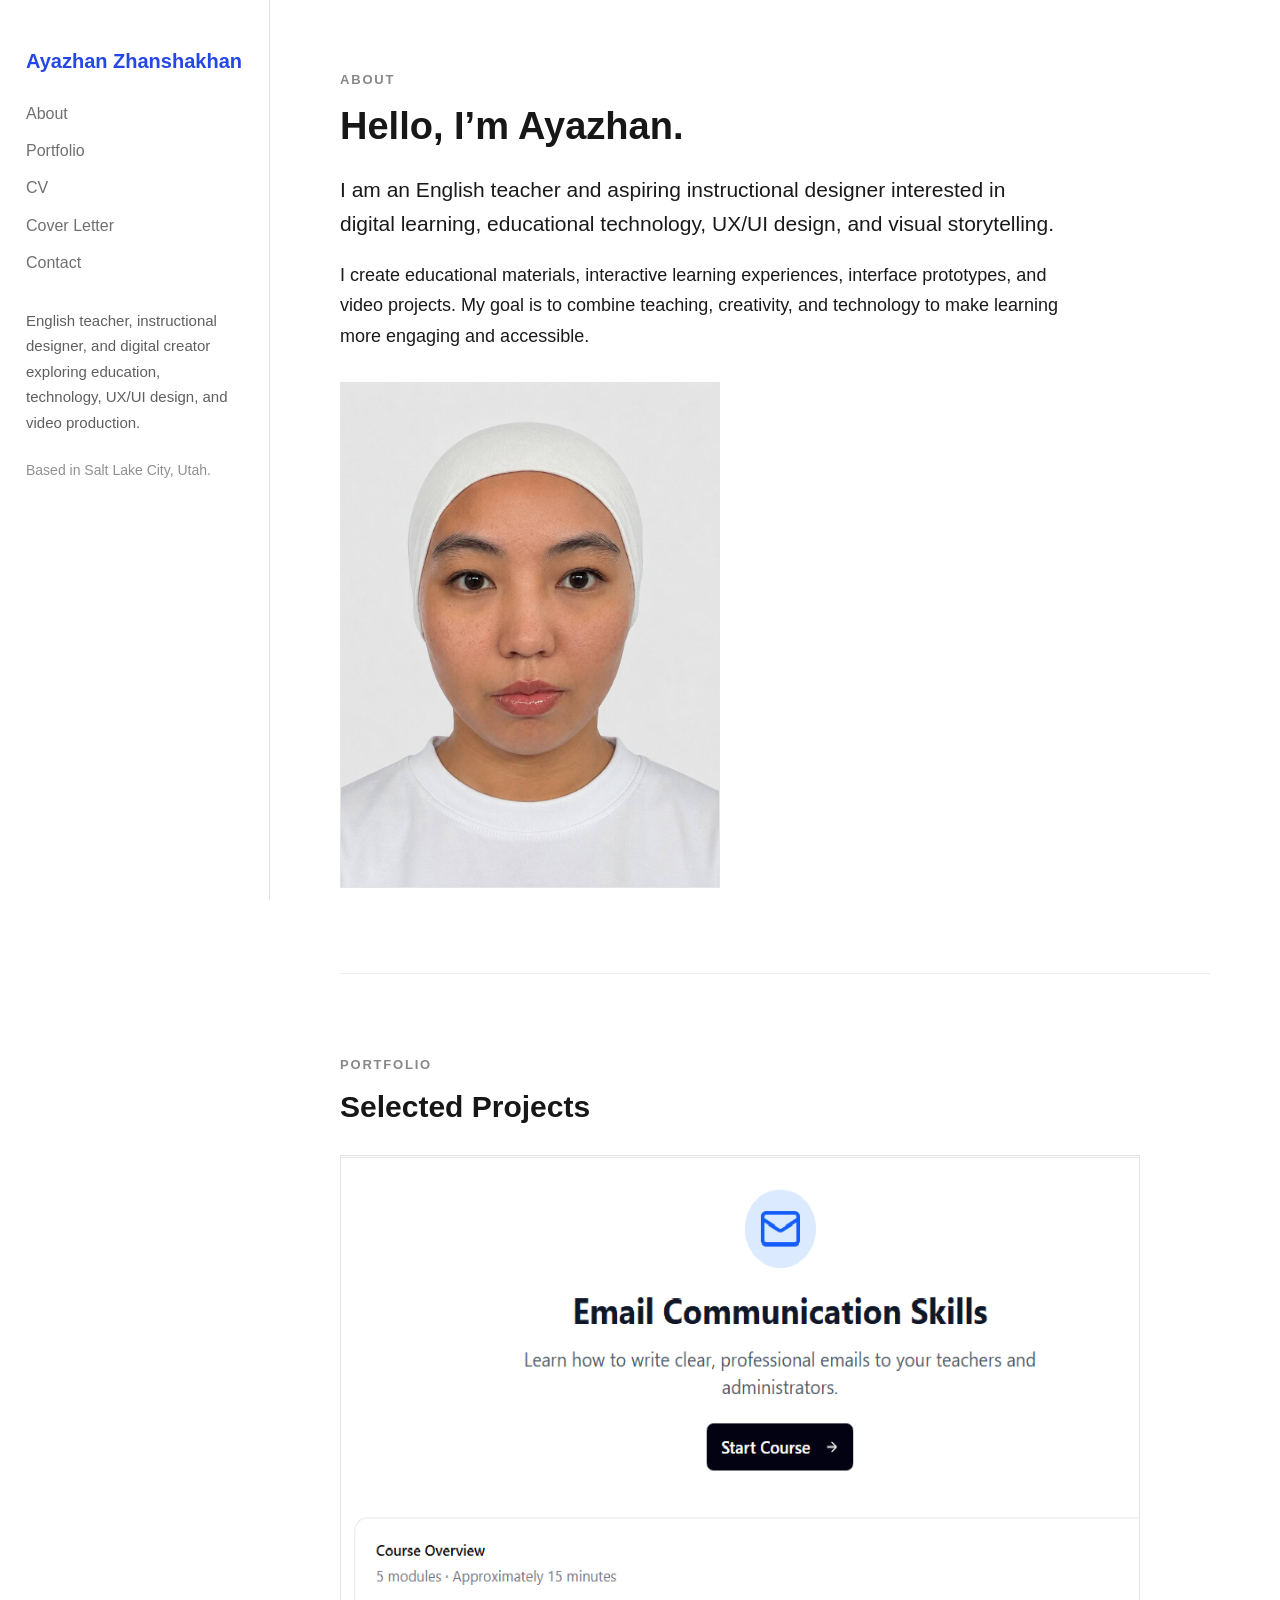
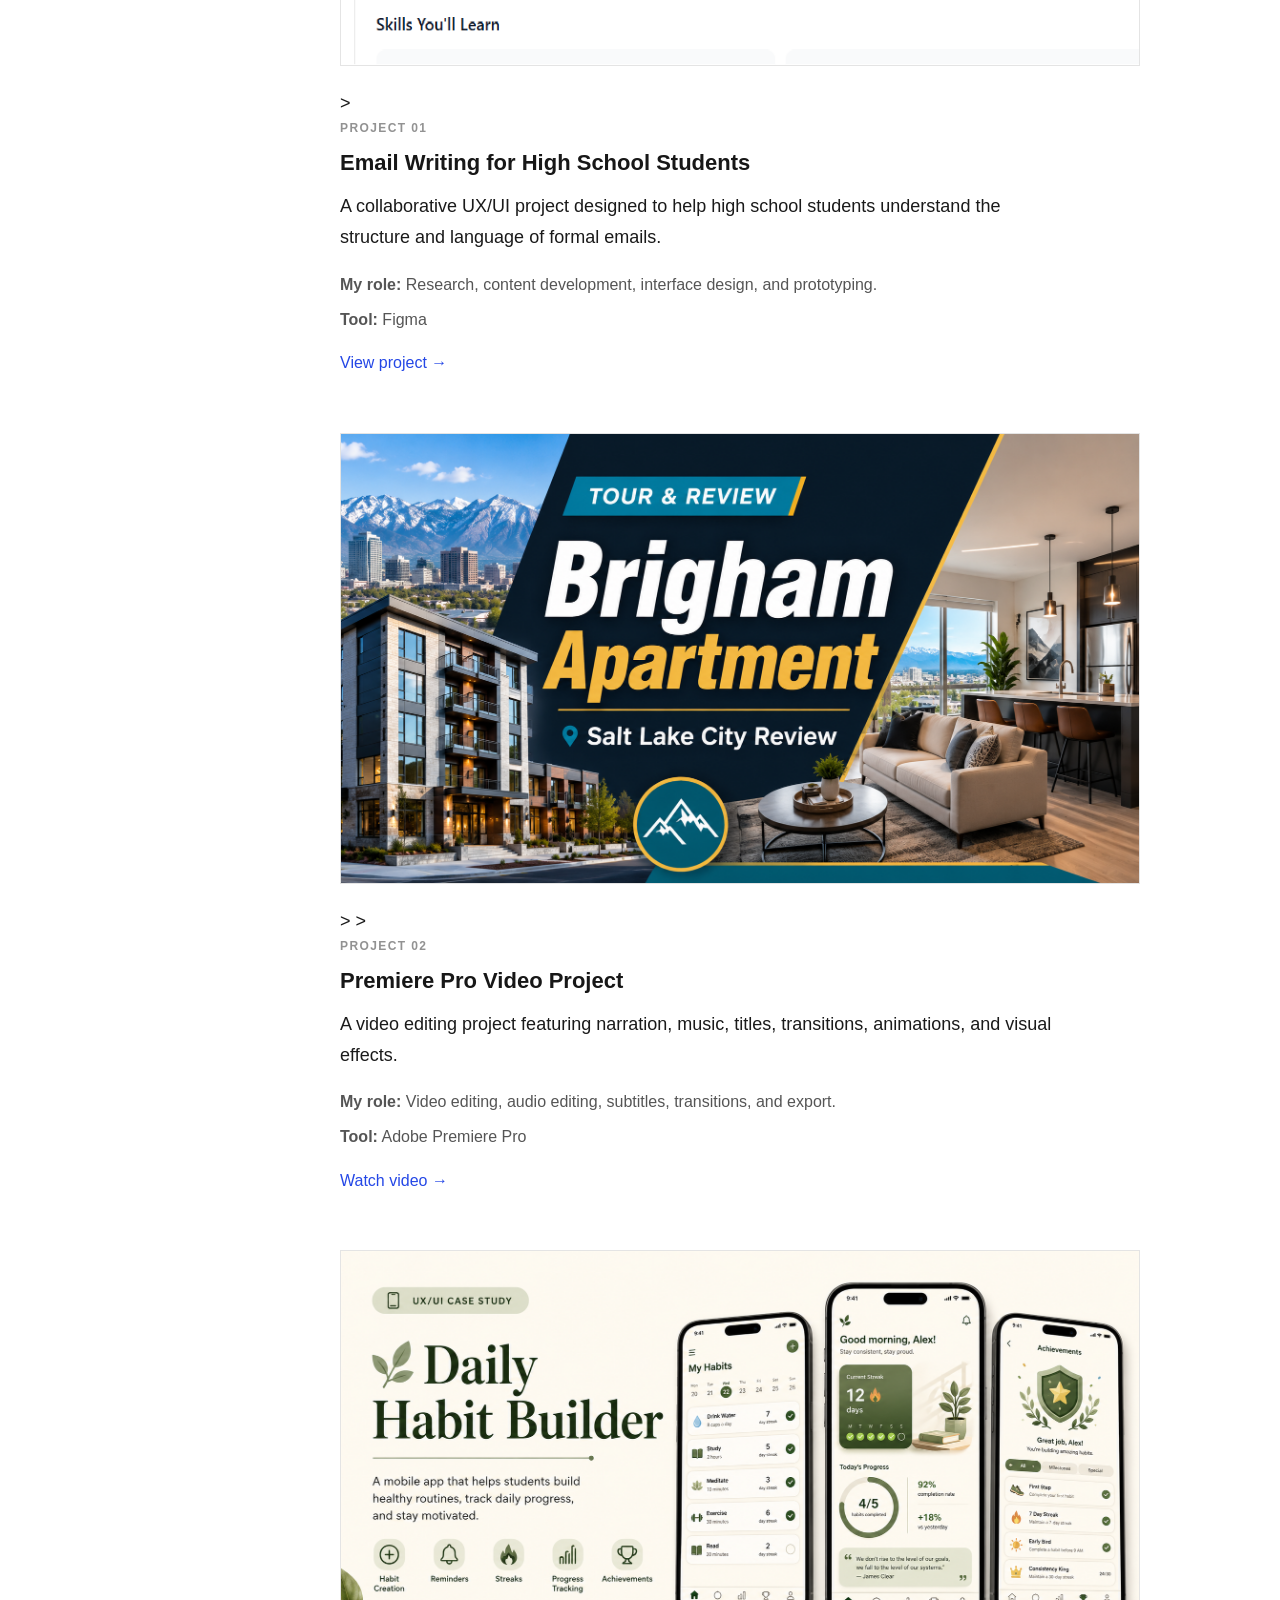
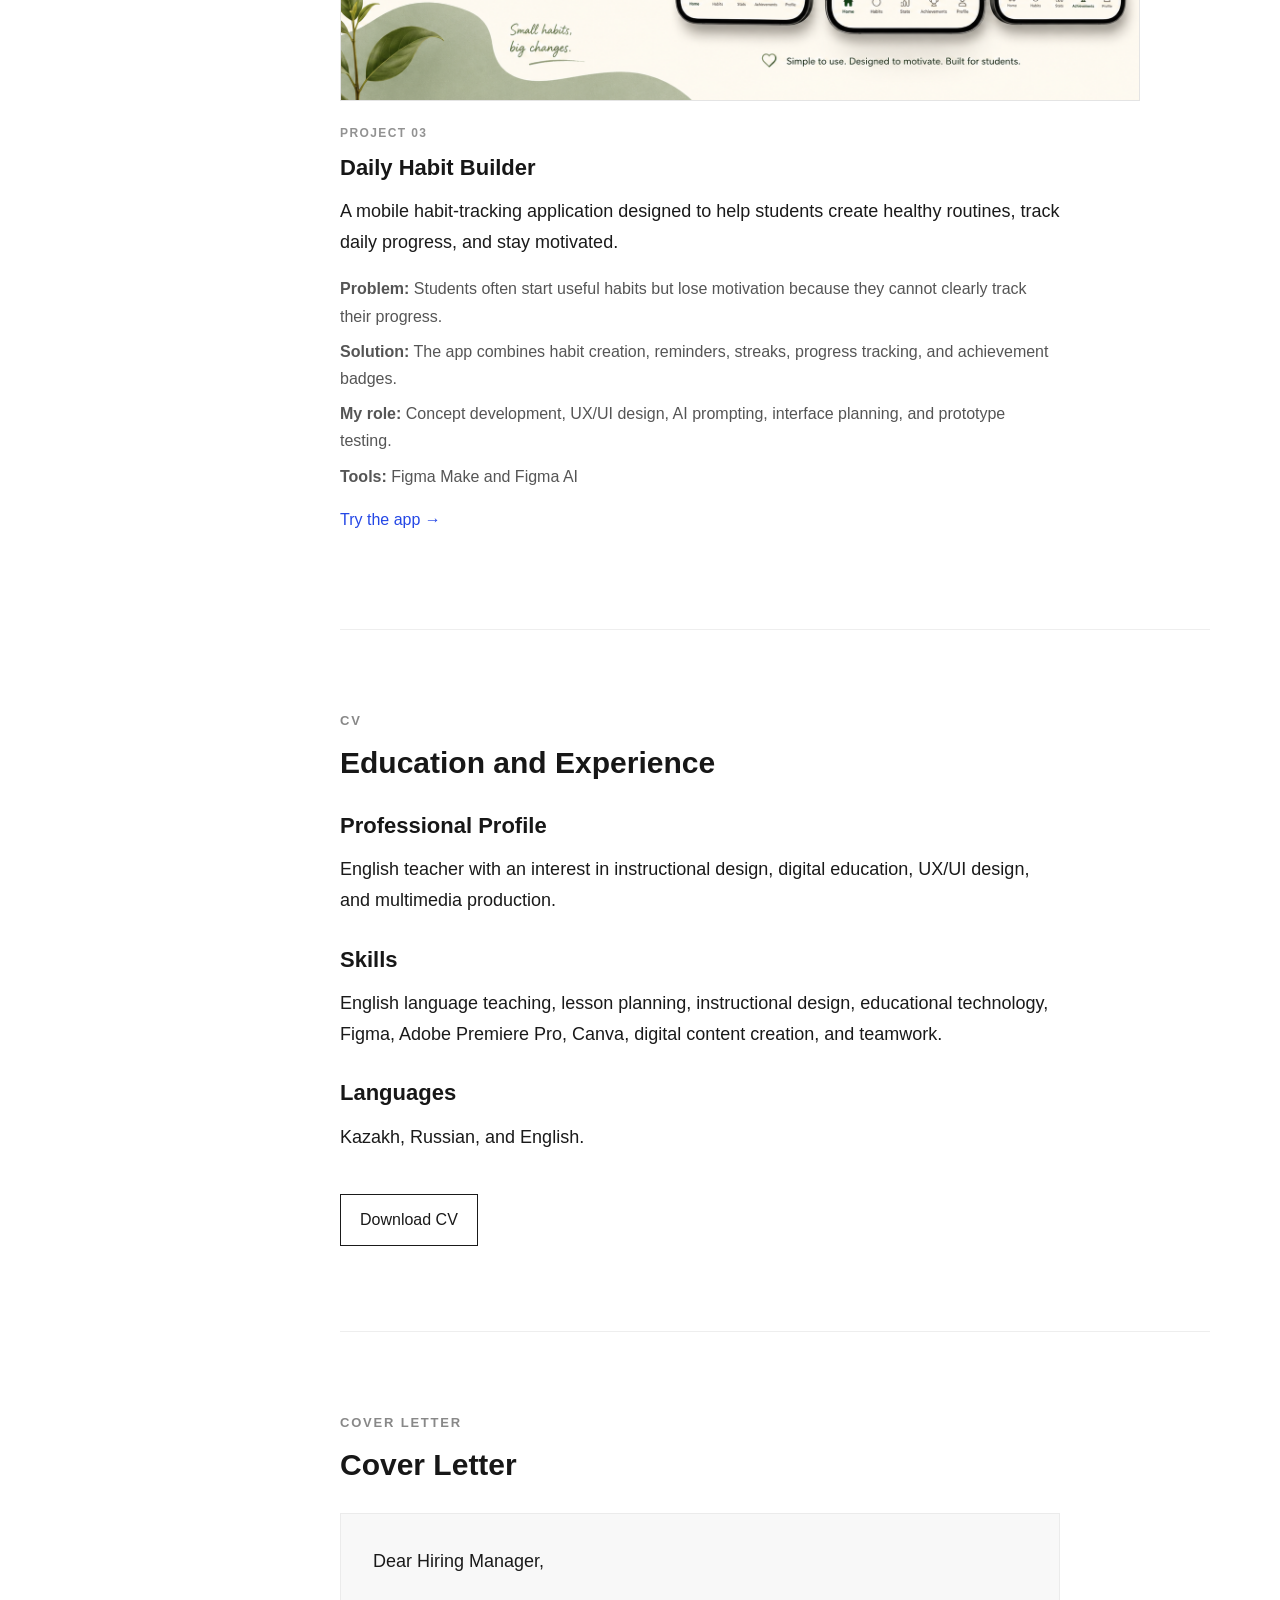
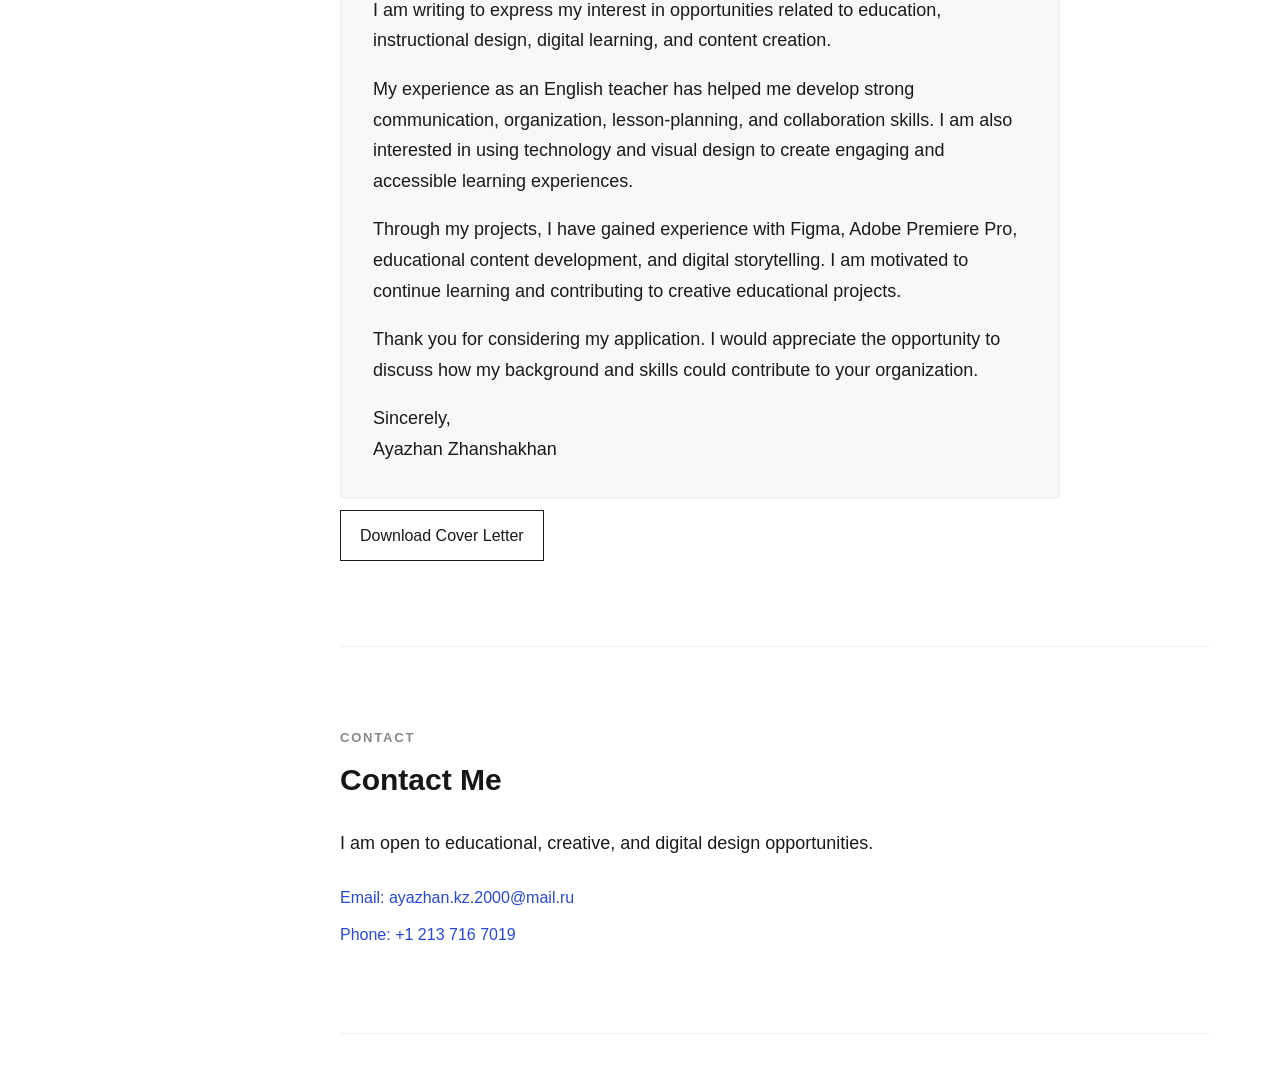
<file: index.html>
<!DOCTYPE html>
<html lang="en">
<head>
  <meta charset="UTF-8">
  <meta name="viewport" content="width=device-width, initial-scale=1.0">

  <title>Ayazhan Zhanshakhan | Portfolio</title>

  <link rel="stylesheet" href="style.css">
</head>

<body>

  <div class="layout">

    <aside class="sidebar">

      <a class="name" href="#about">Ayazhan Zhanshakhan</a>

      <nav>
        <a href="#about">About</a>
        <a href="#projects">Portfolio</a>
        <a href="#cv">CV</a>
        <a href="#cover-letter">Cover Letter</a>
        <a href="#contact">Contact</a>
      </nav>

      <p class="intro">
        English teacher, instructional designer, and digital creator
        exploring education, technology, UX/UI design, and video production.
      </p>

      <p class="small-text">
        Based in Salt Lake City, Utah.
      </p>

    </aside>

    <main class="content">

      <section id="about" class="section hero">

        <p class="section-label">ABOUT</p>

        <h1>Hello, I’m Ayazhan.</h1>

        <p class="hero-text">
          I am an English teacher and aspiring instructional designer
          interested in digital learning, educational technology,
          UX/UI design, and visual storytelling.
        </p>

        <p>
          I create educational materials, interactive learning experiences,
          interface prototypes, and video projects. My goal is to combine
          teaching, creativity, and technology to make learning more engaging
          and accessible.
        </p>

      <img class="profile-photo" src="profile.jpg" alt="Ayazhan Zhanshakhan">

      </section>

      <section id="projects" class="section">

        <p class="section-label">PORTFOLIO</p>

        <h2>Selected Projects</h2>

        <div class="projects-grid">

          <article class="project-card">

      <img
  class="project-cover"
  src="./figma-project.png"
  alt="Figma project cover"
>
>

            <p class="project-number">PROJECT 01</p>

            <h3>Email Writing for High School Students</h3>

            <p>
              A collaborative UX/UI project designed to help high school
              students understand the structure and language of formal emails.
            </p>

            <p class="project-details">
              <strong>My role:</strong> Research, content development,
              interface design, and prototyping.
            </p>

            <p class="project-details">
              <strong>Tool:</strong> Figma
            </p>

         <a
  class="text-link"
  href="https://www.figma.com/make/5C29DuEDQfNIb1tpEvOKYN/Interactive-Communication-Skills-Module?fullscreen=1&t=7P2dflG2J21apfpF-1&code-node-id=0-9"
  target="_blank"
  rel="noopener noreferrer"
>
  View project →
</a>

          </article>

          <article class="project-card">

         <img
  class="project-cover"
  src="./premiere-project.png"
  alt="Brigham Apartment video review cover"
>
>
>

            <p class="project-number">PROJECT 02</p>

            <h3>Premiere Pro Video Project</h3>

            <p>
              A video editing project featuring narration, music,
              titles, transitions, animations, and visual effects.
            </p>

            <p class="project-details">
              <strong>My role:</strong> Video editing, audio editing,
              subtitles, transitions, and export.
            </p>

            <p class="project-details">
              <strong>Tool:</strong> Adobe Premiere Pro
            </p>

            <a class="text-link" href="https://drive.google.com/file/d/1sIJ8aYVLWOvwFfkOxB7EPO0jtzEZ383_/view?usp=drivesdk" target="_blank">
              Watch video →
            </a>

          </article>

        <article class="project-card">

  <img
    class="project-cover"
    src="./daily-habit-builder.png"
    alt="Daily Habit Builder mobile app case study"
  >

  <p class="project-number">PROJECT 03</p>

  <h3>Daily Habit Builder</h3>

  <p>
    A mobile habit-tracking application designed to help students
    create healthy routines, track daily progress, and stay motivated.
  </p>

  <p class="project-details">
    <strong>Problem:</strong> Students often start useful habits
    but lose motivation because they cannot clearly track their progress.
  </p>

  <p class="project-details">
    <strong>Solution:</strong> The app combines habit creation,
    reminders, streaks, progress tracking, and achievement badges.
  </p>

  <p class="project-details">
    <strong>My role:</strong> Concept development, UX/UI design,
    AI prompting, interface planning, and prototype testing.
  </p>

  <p class="project-details">
    <strong>Tools:</strong> Figma Make and Figma AI
  </p>

  <a
    class="text-link"
    href="https://stark-heap-20073515.figma.site/"
    target="_blank"
    rel="noopener noreferrer"
  >
    Try the app →
  </a>

</article>
        </div>

      </section>

      <section id="cv" class="section">

        <p class="section-label">CV</p>

        <h2>Education and Experience</h2>

        <div class="cv-block">

          <h3>Professional Profile</h3>

          <p>
            English teacher with an interest in instructional design,
            digital education, UX/UI design, and multimedia production.
          </p>

        </div>

        <div class="cv-block">

          <h3>Skills</h3>

          <p>
            English language teaching, lesson planning, instructional design,
            educational technology, Figma, Adobe Premiere Pro,
            Canva, digital content creation, and teamwork.
          </p>

        </div>

        <div class="cv-block">

          <h3>Languages</h3>

          <p>
            Kazakh, Russian, and English.
          </p>

        </div>

       <a
  class="button"
  href="./Ayazhan-CV.pdf.pdf"
  target="_blank"
  rel="noopener noreferrer"
>
  Download CV
</a>

      </section>

      <section id="cover-letter" class="section">

        <p class="section-label">COVER LETTER</p>

        <h2>Cover Letter</h2>

        <div class="letter">

          <p>Dear Hiring Manager,</p>

          <p>
            I am writing to express my interest in opportunities related to
            education, instructional design, digital learning, and content
            creation.
          </p>

          <p>
            My experience as an English teacher has helped me develop strong
            communication, organization, lesson-planning, and collaboration
            skills. I am also interested in using technology and visual design
            to create engaging and accessible learning experiences.
          </p>

          <p>
            Through my projects, I have gained experience with Figma,
            Adobe Premiere Pro, educational content development,
            and digital storytelling. I am motivated to continue learning
            and contributing to creative educational projects.
          </p>

          <p>
            Thank you for considering my application. I would appreciate
            the opportunity to discuss how my background and skills could
            contribute to your organization.
          </p>

          <p>
            Sincerely,<br>
            Ayazhan Zhanshakhan
          </p>

        </div>

        <a
  class="button"
  href="./Ayazhan-Cover-Letter.pdf"
  target="_blank"
  rel="noopener noreferrer"
>
  Download Cover Letter
</a>

      </section>

     <section id="contact" class="section">

  <p class="section-label">CONTACT</p>

  <h2>Contact Me</h2>

  <p>
    I am open to educational, creative, and digital design opportunities.
  </p>

  <div class="contact-links">

    <a href="mailto:ayazhan.kz.2000@mail.ru">
      Email: ayazhan.kz.2000@mail.ru
    </a>

    <a href="tel:+12137167019">
      Phone: +1 213 716 7019
    </a>

  </div>

</section>
</file>
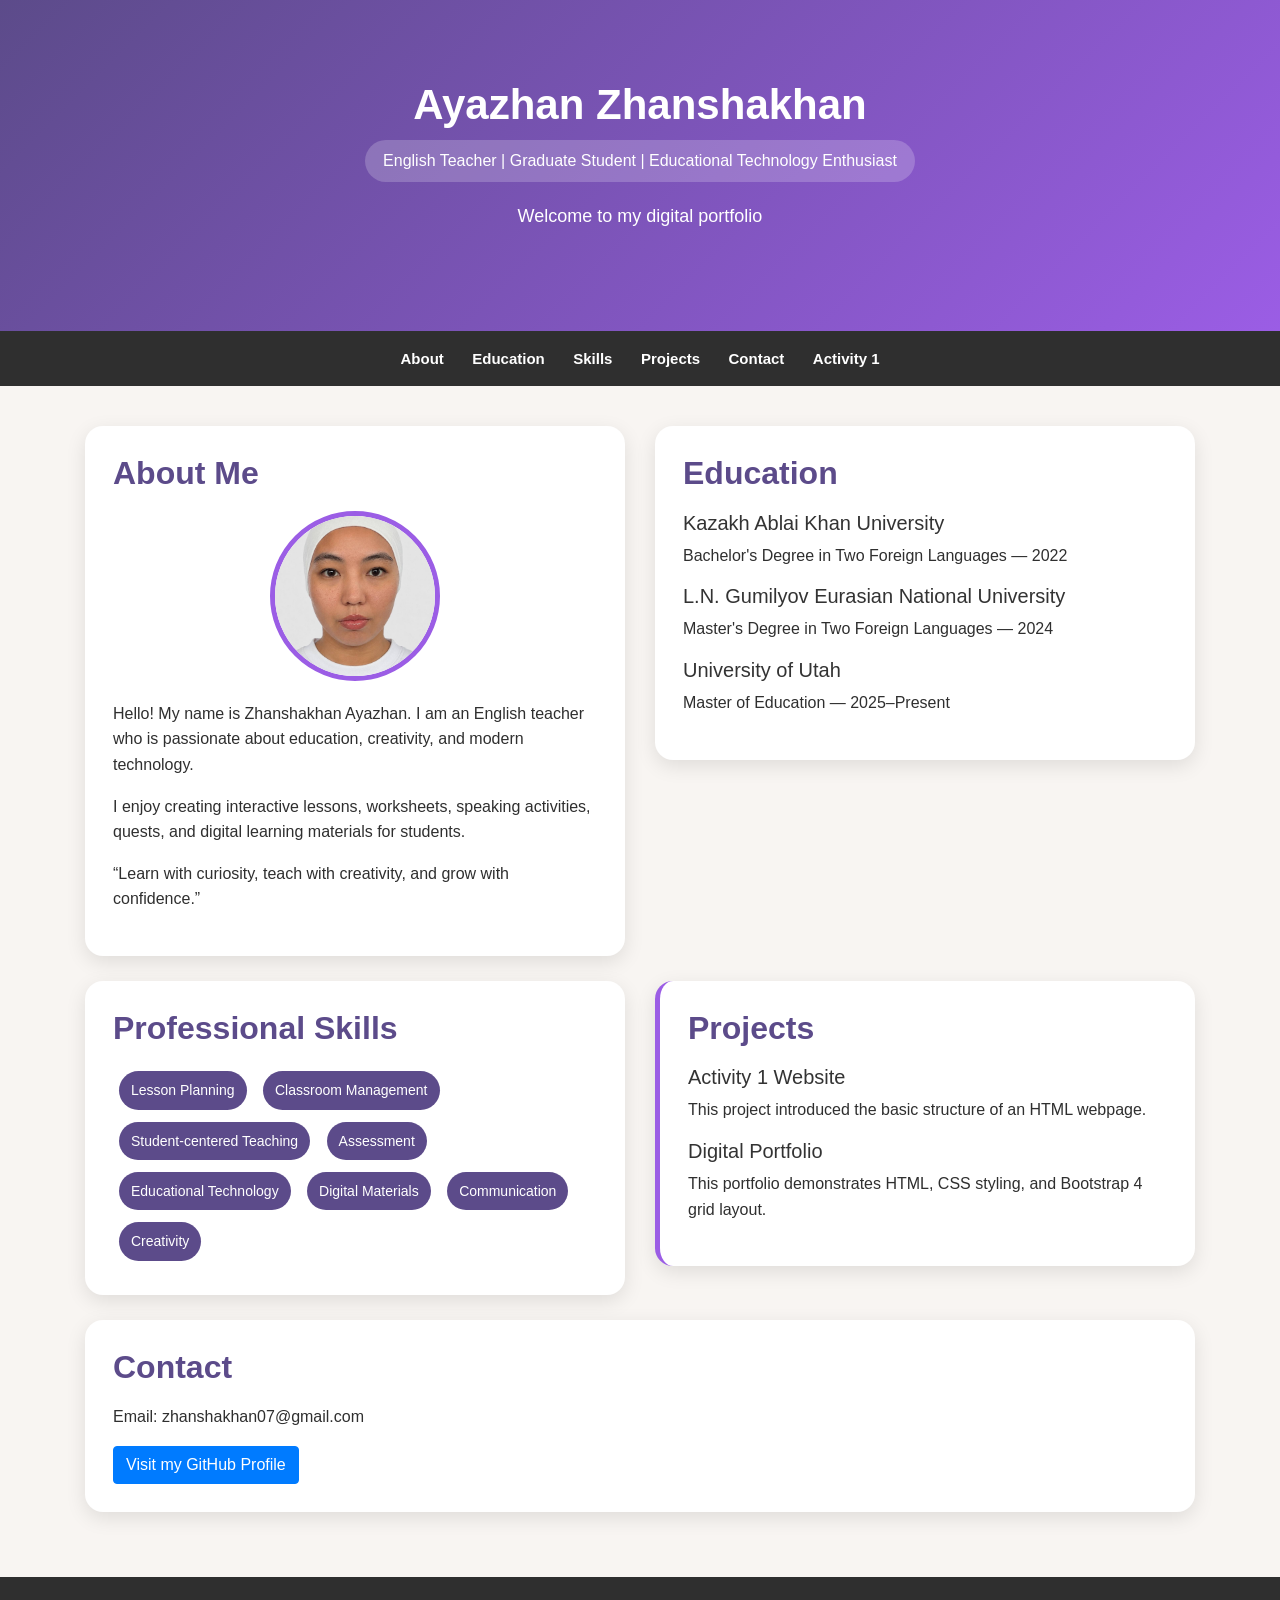
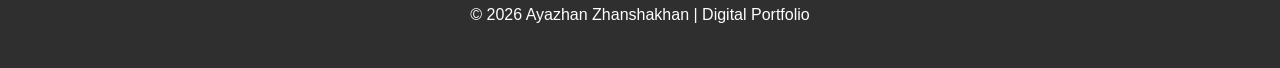
<file: portfolio.html>
<!DOCTYPE html>
<html lang="en">
<head>
  <meta charset="UTF-8">
  <meta name="viewport" content="width=device-width, initial-scale=1.0">
  <title>Ayazhan Zhanshakhan Portfolio</title>

  <link rel="stylesheet" href="https://stackpath.bootstrapcdn.com/bootstrap/4.5.2/css/bootstrap.min.css">

  <style>
    body {
      margin: 0;
      font-family: Arial, sans-serif;
      line-height: 1.6;
      color: #2f2f2f;
      background-color: #f8f5f2;
    }

    header {
      padding: 80px 20px;
      color: white;
      text-align: center;
      background: linear-gradient(135deg, #5c4b8a, #9b5de5);
    }

    header h1 {
      font-size: 42px;
      font-weight: bold;
      margin-bottom: 10px;
    }

    header p {
      font-size: 18px;
      margin-bottom: 20px;
    }

    nav {
      padding: 15px;
      text-align: center;
      background-color: #2f2f2f;
    }

    nav a {
      margin: 0 12px;
      color: white;
      text-decoration: none;
      font-size: 15px;
      font-weight: bold;
    }

    nav a:hover {
      color: #ffd166;
      text-decoration: none;
    }

    main {
      margin: 40px auto;
    }

    section {
      margin-bottom: 25px;
      padding: 28px;
      background-color: white;
      border-radius: 18px;
      box-shadow: 0 6px 20px rgba(0, 0, 0, 0.10);
      transition: transform 0.3s ease;
    }

    section:hover {
      transform: translateY(-5px);
    }

    h2 {
      color: #5c4b8a;
      font-weight: bold;
      margin-bottom: 18px;
    }

    h3 {
      font-size: 20px;
      color: #333333;
    }

    .profile-photo {
      display: block;
      width: 170px;
      height: 170px;
      margin: 0 auto 20px;
      object-fit: cover;
      border-radius: 50%;
      border: 5px solid #9b5de5;
    }

    .tagline {
      display: inline-block;
      padding: 8px 18px;
      background-color: rgba(255, 255, 255, 0.20);
      border-radius: 30px;
      font-size: 16px;
    }

    .skill-badge {
      display: inline-block;
      margin: 6px;
      padding: 8px 12px;
      color: white;
      background-color: #5c4b8a;
      border-radius: 20px;
      font-size: 14px;
    }

    .project-card {
      border-left: 5px solid #9b5de5;
    }

    footer {
      padding: 25px;
      color: white;
      text-align: center;
      background-color: #2f2f2f;
    }
  </style>
</head>

<body>

  <header id="home">
    <h1>Ayazhan Zhanshakhan</h1>
    <p class="tagline">English Teacher | Graduate Student | Educational Technology Enthusiast</p>
    <p>Welcome to my digital portfolio</p>
  </header>

  <nav id="navigation">
    <a href="#about">About</a>
    <a href="#education">Education</a>
    <a href="#skills">Skills</a>
    <a href="#projects">Projects</a>
    <a href="#contact">Contact</a>
    <a href="index.html">Activity 1</a>
  </nav>

  <main id="main-content" class="container">

    <div class="row">
      <div class="col-md-6">
        <section id="about">
          <h2>About Me</h2>

          <img class="profile-photo" src="profile.jpg" alt="Profile photo of Zhanshakhan Ayazhan">

          <p>Hello! My name is Zhanshakhan Ayazhan. I am an English teacher who is passionate about education, creativity, and modern technology.</p>

          <p>I enjoy creating interactive lessons, worksheets, speaking activities, quests, and digital learning materials for students.</p>

          <blockquote>
            “Learn with curiosity, teach with creativity, and grow with confidence.”
          </blockquote>
        </section>
      </div>

      <div class="col-md-6">
        <section id="education">
          <h2>Education</h2>

          <h3>Kazakh Ablai Khan University</h3>
          <p>Bachelor's Degree in Two Foreign Languages — 2022</p>

          <h3>L.N. Gumilyov Eurasian National University</h3>
          <p>Master's Degree in Two Foreign Languages — 2024</p>

          <h3>University of Utah</h3>
          <p>Master of Education — 2025–Present</p>
        </section>
      </div>
    </div>

    <div class="row">
      <div class="col-md-6">
        <section id="skills">
          <h2>Professional Skills</h2>

          <span class="skill-badge">Lesson Planning</span>
          <span class="skill-badge">Classroom Management</span>
          <span class="skill-badge">Student-centered Teaching</span>
          <span class="skill-badge">Assessment</span>
          <span class="skill-badge">Educational Technology</span>
          <span class="skill-badge">Digital Materials</span>
          <span class="skill-badge">Communication</span>
          <span class="skill-badge">Creativity</span>
        </section>
      </div>

      <div class="col-md-6">
        <section id="projects" class="project-card">
          <h2>Projects</h2>

          <h3>Activity 1 Website</h3>
          <p>This project introduced the basic structure of an HTML webpage.</p>

          <h3>Digital Portfolio</h3>
          <p>This portfolio demonstrates HTML, CSS styling, and Bootstrap 4 grid layout.</p>
        </section>
      </div>
    </div>

    <div class="row">
      <div class="col-md-12">
        <section id="contact">
          <h2>Contact</h2>

          <p>Email: zhanshakhan07@gmail.com</p>

          <a href="https://github.com/ayashka07"
             class="btn btn-primary"
             target="_blank"
             rel="noopener noreferrer">
             Visit my GitHub Profile
          </a>
        </section>
      </div>
    </div>

  </main>

  <footer id="footer">
    <p>&copy; 2026 Ayazhan Zhanshakhan | Digital Portfolio</p>
  </footer>

</body>
</html>
</file>
<file: style.css>
* {
  box-sizing: border-box;
}

html {
  scroll-behavior: smooth;
}

body {
  margin: 0;
  background: #ffffff;
  color: #1a1a1a;
  font-family: Arial, Helvetica, sans-serif;
  font-size: 18px;
  line-height: 1.7;
}

a {
  color: inherit;
}

/* ОСНОВНАЯ СТРУКТУРА */

.layout {
  display: grid;
  grid-template-columns: 270px minmax(0, 1fr);
  min-height: 100vh;
}

/* ЛЕВАЯ ПАНЕЛЬ */

.sidebar {
  position: fixed;
  top: 0;
  left: 0;
  width: 270px;
  height: 100vh;
  padding: 48px 26px;
  overflow-y: auto;
  border-right: 1px solid #e2e2e2;
  background: #ffffff;
}

.name {
  display: block;
  margin-bottom: 26px;
  color: #2447e6;
  font-size: 20px;
  font-weight: 600;
  line-height: 1.3;
  text-decoration: none;
}

.sidebar nav {
  margin-bottom: 32px;
}

.sidebar nav a {
  display: block;
  width: fit-content;
  margin-bottom: 10px;
  color: #707070;
  font-size: 16px;
  text-decoration: none;
  transition: color 0.2s ease;
}

.sidebar nav a:hover {
  color: #2447e6;
}

.intro {
  max-width: 210px;
  margin: 0;
  color: #5f5f5f;
  font-size: 15px;
  line-height: 1.7;
}

.small-text {
  margin-top: 24px;
  color: #909090;
  font-size: 14px;
}

/* ОСНОВНОЙ КОНТЕНТ */

.content {
  grid-column: 2;
  width: 100%;
  max-width: 1050px;
  padding: 54px 70px 40px;
}

.section {
  padding: 15px 0 85px;
  border-bottom: 1px solid #eeeeee;
}

.section + .section {
  padding-top: 80px;
}

.section-label {
  margin: 0 0 12px;
  color: #888888;
  font-size: 13px;
  font-weight: 600;
  letter-spacing: 1.8px;
}

h1,
h2,
h3 {
  color: #171717;
  line-height: 1.25;
}

h1 {
  margin: 0 0 22px;
  font-size: 38px;
  font-weight: 600;
}

h2 {
  margin: 0 0 30px;
  font-size: 30px;
  font-weight: 600;
}

h3 {
  margin: 10px 0 15px;
  font-size: 22px;
  font-weight: 600;
}

p {
  max-width: 720px;
  margin-top: 0;
  margin-bottom: 18px;
  font-size: 18px;
}

.hero-text {
  max-width: 720px;
  font-size: 21px;
  line-height: 1.65;
}

/* ФОТО */

.profile-photo {
  display: block;
  width: 100%;
  max-width: 380px;
  height: auto;
  margin-top: 30px;
  border: 1px solid #e4e4e4;
}

/* ПРОЕКТЫ */

.projects-grid {
  display: grid;
  grid-template-columns: 1fr;
  gap: 45px;
}

.project-card {
  width: 100%;
  max-width: 800px;
  padding-bottom: 10px;
}

.project-image {
  display: flex;
  align-items: center;
  justify-content: center;
  width: 100%;
  height: 330px;
  margin-bottom: 22px;
  border: 1px solid #e4e4e4;
  background: #f2f2f2;
  color: #858585;
  font-size: 14px;
}

.project-number {
  margin-bottom: 5px;
  color: #929292;
  font-size: 12px;
  font-weight: 600;
  letter-spacing: 1.4px;
}

.project-details {
  margin-bottom: 8px;
  color: #555555;
  font-size: 16px;
}

.text-link {
  display: inline-block;
  margin-top: 8px;
  color: #2447e6;
  font-size: 16px;
  font-weight: 500;
  text-decoration: none;
}

.text-link:hover {
  text-decoration: underline;
}

/* CV */

.cv-block {
  max-width: 720px;
  margin-bottom: 30px;
}

.button {
  display: inline-block;
  margin-top: 12px;
  padding: 11px 19px;
  border: 1px solid #1a1a1a;
  background: transparent;
  color: #1a1a1a;
  font-size: 16px;
  text-decoration: none;
  transition: all 0.2s ease;
}

.button:hover {
  background: #1a1a1a;
  color: #ffffff;
}

/* COVER LETTER */

.letter {
  max-width: 720px;
  padding: 32px;
  border: 1px solid #ebebeb;
  background: #f8f8f8;
}

.letter p:last-child {
  margin-bottom: 0;
}

/* CONTACT */

.contact-links {
  display: flex;
  flex-direction: column;
  align-items: flex-start;
  gap: 10px;
  margin-top: 25px;
}

.contact-links a {
  color: #2447e6;
  font-size: 16px;
  text-decoration: none;
}

.contact-links a:hover {
  text-decoration: underline;
}

/* FOOTER */

footer {
  padding: 35px 0 5px;
  color: #929292;
}

footer p {
  margin: 0;
  font-size: 14px;
}

/* ПЛАНШЕТЫ */

@media (max-width: 800px) {
  .layout {
    display: block;
  }

  .sidebar {
    position: static;
    width: 100%;
    height: auto;
    padding: 30px 24px;
    border-right: none;
    border-bottom: 1px solid #e2e2e2;
  }

  .sidebar nav {
    margin-bottom: 24px;
  }

  .sidebar nav a {
    display: inline-block;
    margin-right: 16px;
    margin-bottom: 8px;
  }

  .intro {
    max-width: 520px;
  }

  .content {
    width: 100%;
    max-width: none;
    padding: 40px 24px;
  }

  .section {
    padding-bottom: 65px;
  }

  .section + .section {
    padding-top: 60px;
  }

  h1 {
    font-size: 32px;
  }

  h2 {
    font-size: 27px;
  }

  h3 {
    font-size: 21px;
  }

  p {
    font-size: 17px;
  }

  .hero-text {
    font-size: 19px;
  }

  .profile-photo {
    max-width: 340px;
    height: auto;
  }

  .project-image {
    height: 260px;
  }

  .letter {
    padding: 24px;
  }
}

/* ТЕЛЕФОНЫ */

@media (max-width: 480px) {
  body {
    font-size: 16px;
  }

  .sidebar {
    padding: 25px 20px;
  }

  .content {
    padding: 34px 20px;
  }

  h1 {
    font-size: 29px;
  }

  h2 {
    font-size: 25px;
  }

  p {
    font-size: 16px;
  }

  .hero-text {
    font-size: 18px;
  }

  .profile-photo {
    width: 100%;
    max-width: 100%;
    height: auto;
  }

  .project-image {
    height: 220px;
  }
}
.project-cover {
  display: block;
  width: 100%;
  max-width: 800px;
  height: auto;
  margin-bottom: 22px;
  border: 1px solid #e4e4e4;
}
</file>
